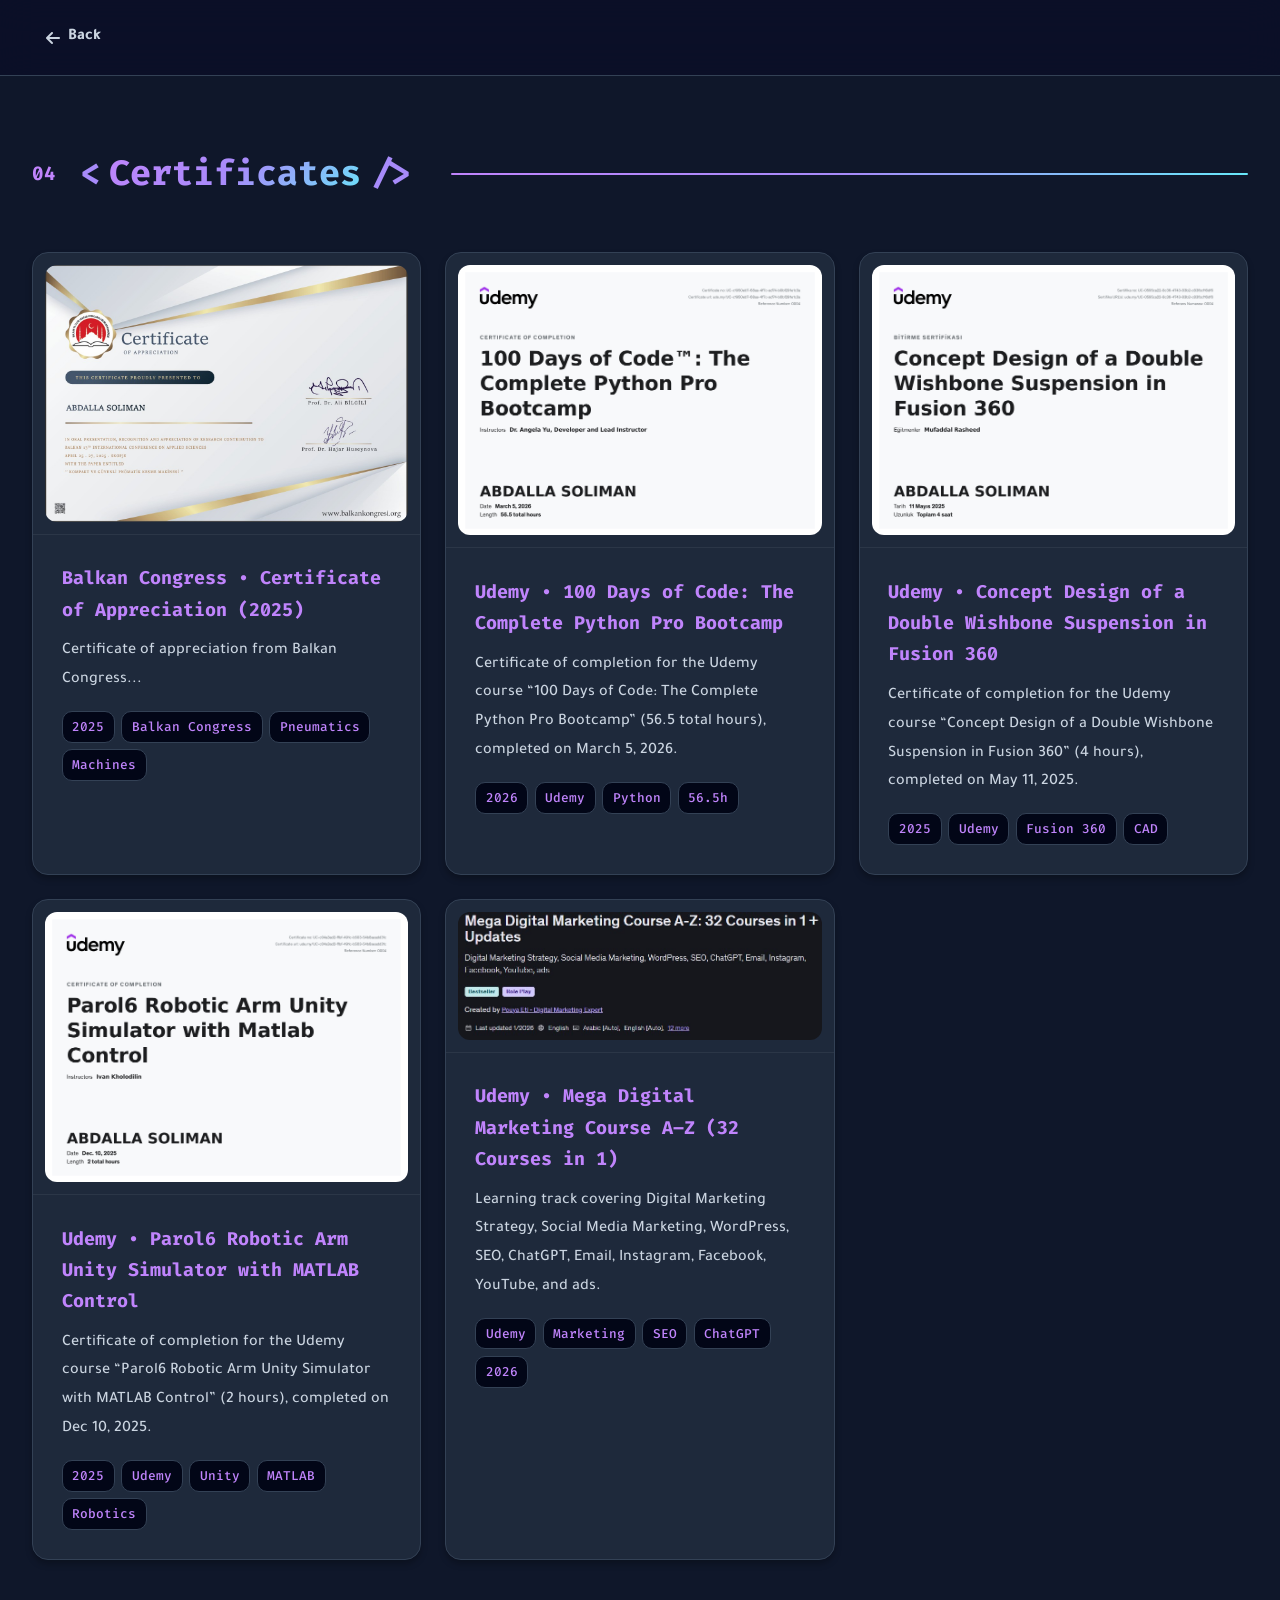
<file: certificates.html>
<!doctype html>
<html lang="en" dir="ltr">
<head>
  <meta charset="UTF-8" />
  <meta name="viewport" content="width=device-width, initial-scale=1.0" />
  <title>Certificates</title>

  <!-- نفس الفونتات -->
  <link rel="preconnect" href="https://fonts.googleapis.com">
  <link rel="preconnect" href="https://fonts.gstatic.com" crossorigin>
  <link href="https://fonts.googleapis.com/css2?family=Tajawal:wght@300;400;500;700;800;900&family=Fira+Code:wght@300;400;500;600;700&display=swap" rel="stylesheet">

  <!-- Font Awesome -->
  <link rel="stylesheet" href="https://cdnjs.cloudflare.com/ajax/libs/font-awesome/6.4.0/css/all.min.css">

  <!-- نفس الستايل -->
  <link rel="stylesheet" href="./style.css" />
</head>

<body class="body-main" data-theme="dark" data-lang="en" data-dir="ltr">

  <header class="main-header scrolled">
    <nav class="nav-container">
      <a href="./index.html" class="nav-link active" style="text-decoration:none;">
        <i class="fas fa-arrow-left"></i>
        <span data-text-en="Back" data-text-ar="رجوع" data-text-tr="Geri" data-text-de="Zurück">Back</span>
      </a>
    </nav>
  </header>

  <main class="main-content">
    <section class="section certificates-section" id="certificates">
      <div class="section-container">
        <div class="section-header">
          <span class="section-number">04</span>
          <h2 class="section-title">
            <span class="title-bracket">&lt;</span>
            <span class="title-text"
                  data-text-en="Certificates"
                  data-text-ar="الشهادات"
                  data-text-tr="Sertifikalar"
                  data-text-de="Zertifikate">Certificates</span>
            <span class="title-bracket">/&gt;</span>
          </h2>
          <div class="section-line"></div>
        </div>

        <div class="certs-grid">
                  <!-- 1 | Balkan Congress Certificate -->
          <div class="cert-card">
            <div class="cert-image">
              <img
                src="./certificate/balkan/cover.jpg"
                alt="Balkan Congress Certificate - Pneumatic Cutting Machine"
                loading="lazy"
              />
            </div>

            <div class="cert-content">
              <h3 class="cert-title"
                  data-text-en="Balkan Congress • Certificate of Appreciation (2025)"
                  data-text-ar="بالكان كونغرس • شهادة تقدير (2025)"
                  data-text-tr="Balkan Kongresi • Takdir Sertifikası (2025)"
                  data-text-de="Balkan Kongress • Anerkennungszertifikat (2025)">
                Balkan Congress • Certificate of Appreciation (2025)
              </h3>

              <p class="cert-desc"
                data-text-en="Certificate of appreciation for presenting a research contribution at Balkan 13th International Conference on Applied Sciences (Skopje, April 25–27, 2025). The work was related to a compact and safe pneumatic cutting machine project."
                data-text-ar="شهادة تقدير من Balkan Kongresi لتقديم مساهمة بحثية في المؤتمر الدولي الثالث عشر للعلوم التطبيقية (سكوبيه، 25–27 أبريل 2025). كانت عن مشروع ماكينة قطع بيونوماتيك (قسم الماكينات) بتصميم مدمج وآمن."
                data-text-tr="Balkan Kongresi'nden, 13. Uluslararası Uygulamalı Bilimler Konferansı'nda (Üsküp, 25–27 Nisan 2025) sunulan araştırma katkısı için takdir sertifikası. Çalışma, kompakt ve güvenli pnömatik kesme makinesi projesi ile ilgilidir."
                data-text-de="Anerkennungszertifikat für einen Forschungsbeitrag auf der Balkan 13th International Conference on Applied Sciences (Skopje, 25.–27. April 2025). Die Arbeit bezieht sich auf ein kompaktes und sicheres pneumatisches Schneidmaschinenprojekt.">
               Certificate of appreciation from Balkan Congress...
              </p>

              <div class="cert-tags">
                <span class="tag">2025</span>
                <span class="tag">Balkan Congress</span>
                <span class="tag">Pneumatics</span>
                <span class="tag">Machines</span>
              </div>
            </div>
          </div>

          <!-- 2 -->
                    <!-- 2 | Udemy Python Bootcamp -->
          <div class="cert-card">
            <div class="cert-image">
              <img
                src="./certificate/code/cover.jpg"
                alt="Udemy Certificate - 100 Days of Code: The Complete Python Pro Bootcamp"
                loading="lazy"
              />
            </div>

            <div class="cert-content">
              <h3 class="cert-title"
                  data-text-en="Udemy • 100 Days of Code: The Complete Python Pro Bootcamp"
                  data-text-ar="Udemy • 100 Days of Code: دورة بايثون برو الكاملة"
                  data-text-tr="Udemy • 100 Days of Code: Python Pro Bootcamp"
                  data-text-de="Udemy • 100 Days of Code: Python Pro Bootcamp">
                Udemy • 100 Days of Code: The Complete Python Pro Bootcamp
              </h3>

              <p class="cert-desc"
                data-text-en="Certificate of completion for the Udemy course “100 Days of Code: The Complete Python Pro Bootcamp” (56.5 total hours), completed on March 5, 2026."
                data-text-ar="شهادة إتمام من Udemy لدورة “100 Days of Code: The Complete Python Pro Bootcamp” بمدة 56.5 ساعة، بتاريخ 5 مارس 2026."
                data-text-tr="Udemy “100 Days of Code: The Complete Python Pro Bootcamp” kursu bitirme sertifikası (toplam 56.5 saat), 5 Mart 2026."
                data-text-de="Abschlusszertifikat für den Udemy-Kurs „100 Days of Code: The Complete Python Pro Bootcamp“ (56,5 Stunden), abgeschlossen am 5. März 2026.">
                Certificate of completion for the Udemy course “100 Days of Code: The Complete Python Pro Bootcamp” (56.5 total hours), completed on March 5, 2026.
              </p>

              <div class="cert-tags">
                <span class="tag">2026</span>
                <span class="tag">Udemy</span>
                <span class="tag">Python</span>
                <span class="tag">56.5h</span>
              </div>
            </div>
          </div>
          <!-- 3 -->
         <!-- 3 | Fusion 360 Wishbone Suspension -->
          <div class="cert-card">
            <div class="cert-image">
              <img
                src="./certificate/design/cover.jpg"
                alt="Udemy Certificate - Concept Design of a Double Wishbone Suspension in Fusion 360"
                loading="lazy"
              />
            </div>

            <div class="cert-content">
              <h3 class="cert-title"
                  data-text-en="Udemy • Concept Design of a Double Wishbone Suspension in Fusion 360"
                  data-text-ar="Udemy • تصميم مبدئي لتعليق Double Wishbone باستخدام Fusion 360"
                  data-text-tr="Udemy • Fusion 360 ile Double Wishbone Süspansiyon Konsept Tasarımı"
                  data-text-de="Udemy • Konzeptdesign einer Double-Wishbone-Aufhängung in Fusion 360">
                Udemy • Concept Design of a Double Wishbone Suspension in Fusion 360
              </h3>

              <p class="cert-desc"
                data-text-en="Certificate of completion for the Udemy course “Concept Design of a Double Wishbone Suspension in Fusion 360” (4 hours), completed on May 11, 2025. Instructor: Mufaddal Rasheed."
                data-text-ar="شهادة إتمام من Udemy لدورة “Concept Design of a Double Wishbone Suspension in Fusion 360” بمدة 4 ساعات، بتاريخ 11 مايو 2025. المدرّس: Mufaddal Rasheed."
                data-text-tr="Udemy “Concept Design of a Double Wishbone Suspension in Fusion 360” kursu bitirme sertifikası (4 saat), 11 Mayıs 2025. Eğitmen: Mufaddal Rasheed."
                data-text-de="Abschlusszertifikat für den Udemy-Kurs „Concept Design of a Double Wishbone Suspension in Fusion 360“ (4 Stunden), abgeschlossen am 11. Mai 2025. Dozent: Mufaddal Rasheed.">
                Certificate of completion for the Udemy course “Concept Design of a Double Wishbone Suspension in Fusion 360” (4 hours), completed on May 11, 2025.
              </p>

              <div class="cert-tags">
                <span class="tag">2025</span>
                <span class="tag">Udemy</span>
                <span class="tag">Fusion 360</span>
                <span class="tag">CAD</span>
              </div>
            </div>
          </div>
          <!-- 4 -->
          <!-- 5 | Parol6 Robotic Arm Unity Simulator -->
          <div class="cert-card">
            <div class="cert-image">
              <img
                src="./certificate/robotic/cover.jpg"
                alt="Udemy Certificate - Parol6 Robotic Arm Unity Simulator with Matlab Control"
                loading="lazy"
              />
            </div>

            <div class="cert-content">
              <h3 class="cert-title"
                  data-text-en="Udemy • Parol6 Robotic Arm Unity Simulator with MATLAB Control"
                  data-text-ar="Udemy • محاكاة ذراع Parol6 على Unity مع تحكم MATLAB"
                  data-text-tr="Udemy • MATLAB Kontrolü ile Parol6 Robot Kol Unity Simülatörü"
                  data-text-de="Udemy • Parol6 Roboterarm Unity-Simulator mit MATLAB-Steuerung">
                Udemy • Parol6 Robotic Arm Unity Simulator with MATLAB Control
              </h3>

              <p class="cert-desc"
                data-text-en="Certificate of completion for the Udemy course “Parol6 Robotic Arm Unity Simulator with MATLAB Control” (2 hours), completed on Dec 10, 2025. Instructor: Ivan KholodilIN."
                data-text-ar="شهادة إتمام من Udemy لدورة “Parol6 Robotic Arm Unity Simulator with MATLAB Control” بمدة ساعتين، بتاريخ 10 ديسمبر 2025. المدرّس: Ivan Kholodilin."
                data-text-tr="Udemy “Parol6 Robotic Arm Unity Simulator with MATLAB Control” kursu bitirme sertifikası (2 saat), 10 Aralık 2025. Eğitmen: Ivan Kholodilin."
                data-text-de="Abschlusszertifikat für den Udemy-Kurs „Parol6 Robotic Arm Unity Simulator with MATLAB Control“ (2 Stunden), abgeschlossen am 10. Dezember 2025. Dozent: Ivan Kholodilin.">
                Certificate of completion for the Udemy course “Parol6 Robotic Arm Unity Simulator with MATLAB Control” (2 hours), completed on Dec 10, 2025.
              </p>

              <div class="cert-tags">
                <span class="tag">2025</span>
                <span class="tag">Udemy</span>
                <span class="tag">Unity</span>
                <span class="tag">MATLAB</span>
                <span class="tag">Robotics</span>
              </div>
            </div>
          </div>

          <!-- 5 -->
           <!-- Learning 5 | Udemy Digital Marketing -->
          <div class="cert-card">
            <div class="cert-image">
              <img
                src="./certificate/Marketing/cover.jpg"
                alt="Udemy Course - Mega Digital Marketing Course A-Z"
                loading="lazy"
              />
            </div>

            <div class="cert-content">
              <h3 class="cert-title"
                  data-text-en="Udemy • Mega Digital Marketing Course A–Z (32 Courses in 1)"
                  data-text-ar="Udemy • كورس التسويق الرقمي الشامل A–Z (32 كورس في كورس واحد)"
                  data-text-tr="Udemy • Mega Dijital Pazarlama Kursu A–Z (1'de 32 Kurs)"
                  data-text-de="Udemy • Mega Digital Marketing Kurs A–Z (32 Kurse in 1)">
                Udemy • Mega Digital Marketing Course A–Z (32 Courses in 1)
              </h3>

              <p class="cert-desc"
                data-text-en="Learning track covering Digital Marketing Strategy, Social Media Marketing, WordPress, SEO, ChatGPT, Email Marketing, Instagram, Facebook, YouTube, and ads. Last updated: Jan 2026."
                data-text-ar="مسار تعلم يشمل: استراتيجية التسويق الرقمي، التسويق عبر السوشيال ميديا، WordPress، SEO، ChatGPT، التسويق عبر البريد، Instagram، Facebook، YouTube والإعلانات. آخر تحديث: يناير 2026."
                data-text-tr="Dijital pazarlama stratejisi, sosyal medya pazarlaması, WordPress, SEO, ChatGPT, e-posta pazarlaması, Instagram, Facebook, YouTube ve reklamlar konularını kapsayan öğrenme مسار. Son güncelleme: Ocak 2026."
                data-text-de="Lerninhalte: Digital Marketing Strategy, Social Media Marketing, WordPress, SEO, ChatGPT, E-Mail Marketing, Instagram, Facebook, YouTube und Ads. Letztes Update: Jan 2026.">
                Learning track covering Digital Marketing Strategy, Social Media Marketing, WordPress, SEO, ChatGPT, Email, Instagram, Facebook, YouTube, and ads.
              </p>

              <div class="cert-tags">
                <span class="tag">Udemy</span>
                <span class="tag">Marketing</span>
                <span class="tag">SEO</span>
                <span class="tag">ChatGPT</span>
                <span class="tag">2026</span>
              </div>
            </div>
          </div>
        </div>

      </div>
    </section>
  </main>

  <script src="./main.js"></script>
</body>
</html>
</file>
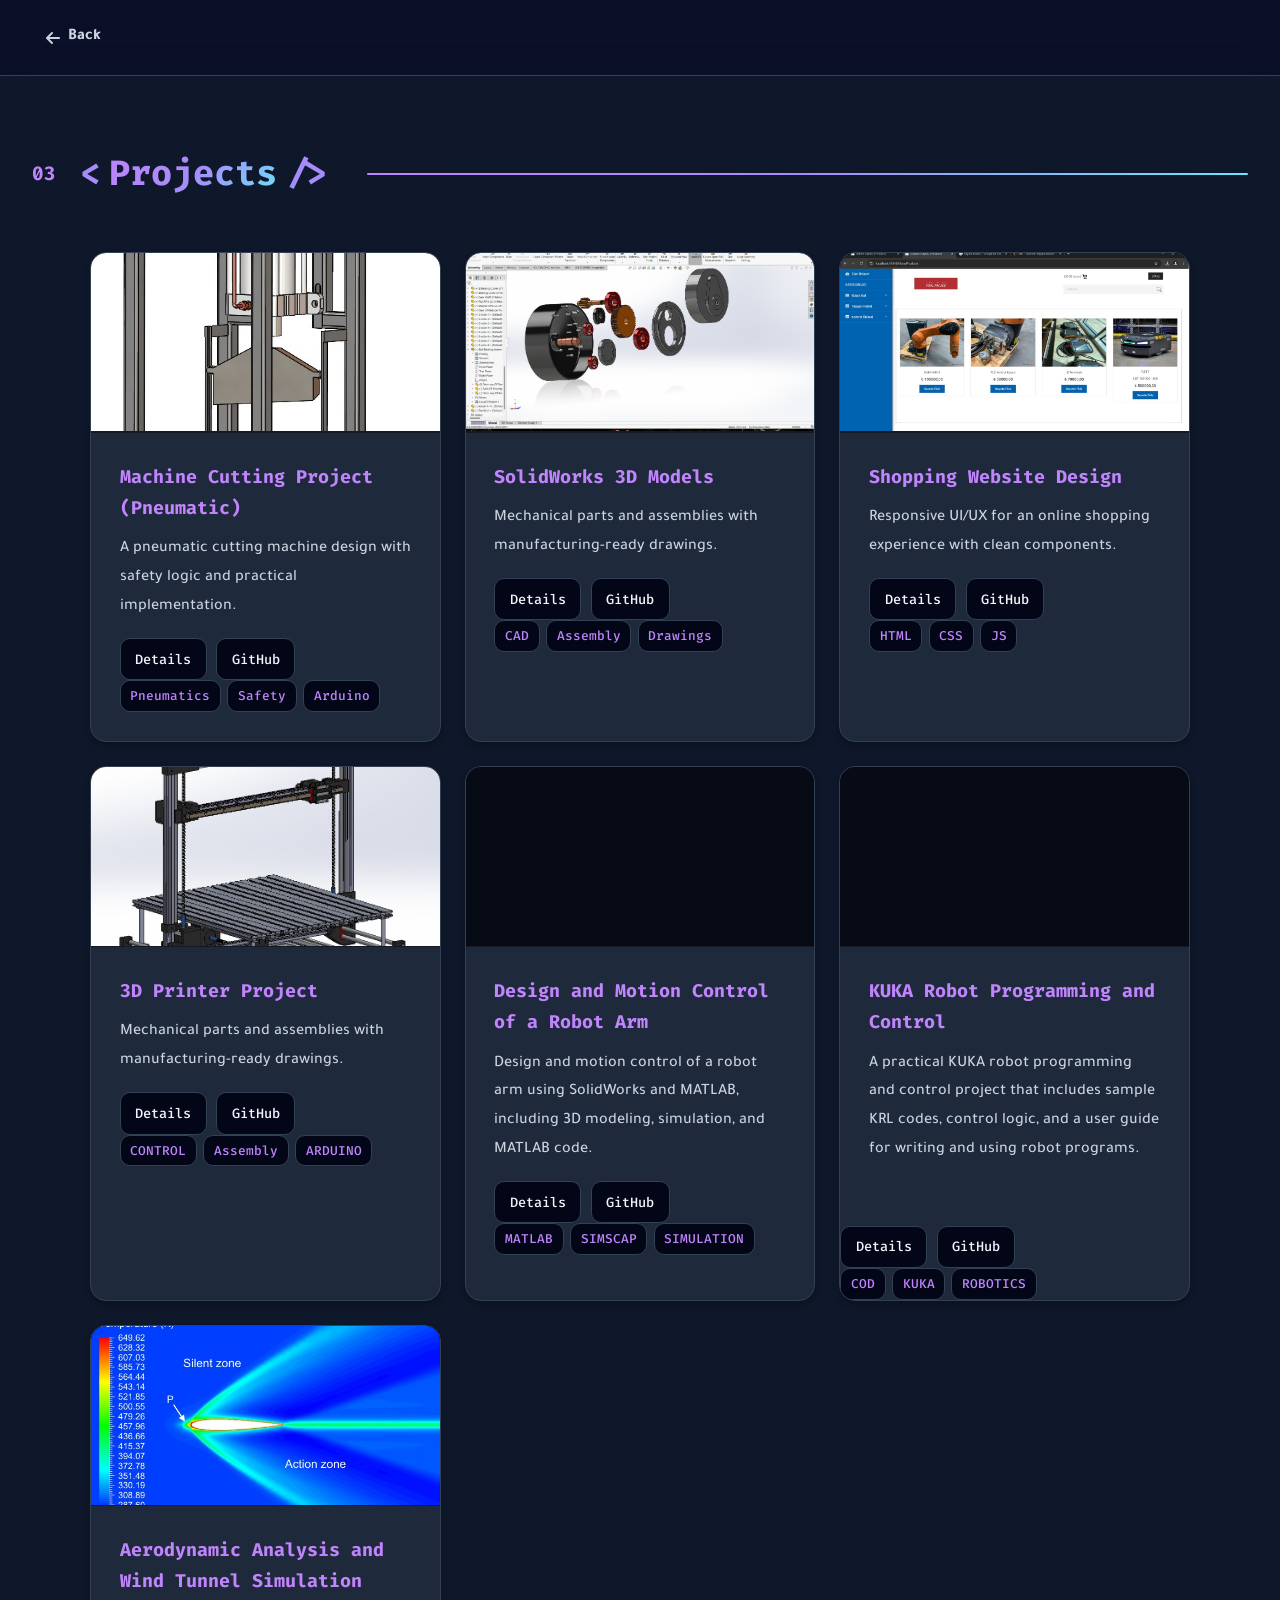
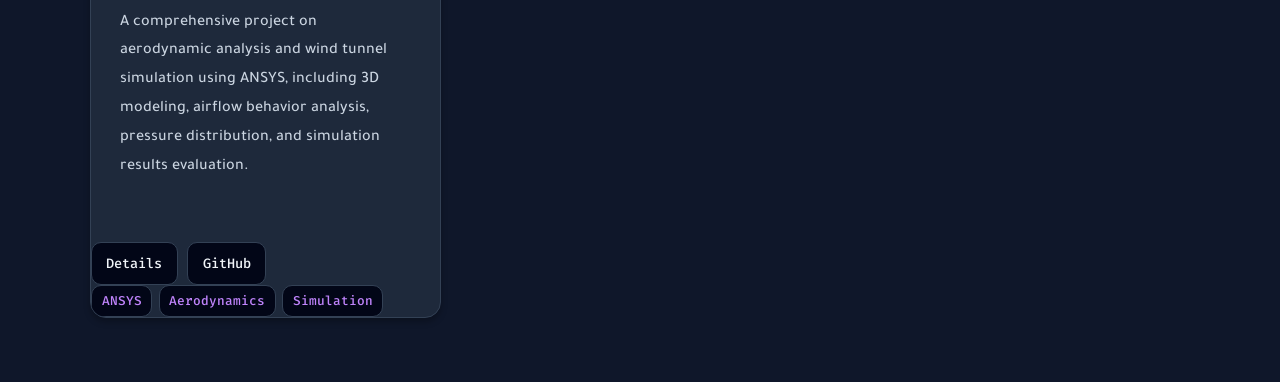
<file: projects.html>
<!doctype html>
<html lang="en" dir="ltr">
<head>
  <meta charset="UTF-8" />
  <meta name="viewport" content="width=device-width, initial-scale=1.0" />
  <title>Projects</title>

  <!-- Fonts (مثل صفحة index) -->
  <link rel="preconnect" href="https://fonts.googleapis.com">
  <link rel="preconnect" href="https://fonts.gstatic.com" crossorigin>
  <link href="https://fonts.googleapis.com/css2?family=Tajawal:wght@300;400;500;700;800;900&family=Fira+Code:wght@300;400;500;600;700&display=swap" rel="stylesheet">

  <!-- Font Awesome -->
  <link rel="stylesheet" href="https://cdnjs.cloudflare.com/ajax/libs/font-awesome/6.4.0/css/all.min.css">

  <!-- ✅ CSS file is in the same folder -->
  <link rel="stylesheet" href="./style.css" />
</head>

<body class="body-main" data-theme="dark" data-lang="en" data-dir="ltr">

  <header class="main-header scrolled">
    <nav class="nav-container">
      <a href="./index.html" class="nav-link active" style="text-decoration:none;">
        <i class="fas fa-arrow-left"></i>
        <span
          data-text-en="Back"
          data-text-ar="رجوع"
          data-text-tr="Geri"
          data-text-de="Zurück">Back</span>
      </a>
    </nav>
  </header>

  <main class="main-content">
    <section class="section projects-section" id="projects">
      <div class="section-container">
        <div class="section-header">
          <span class="section-number">03</span>
          <h2 class="section-title">
            <span class="title-bracket">&lt;</span>
            <span class="title-text"
                  data-text-en="Projects"
                  data-text-ar="المشاريع"
                  data-text-tr="Projeler"
                  data-text-de="Projekte">Projects</span>
            <span class="title-bracket">/&gt;</span>
          </h2>
          <div class="section-line"></div>
        </div>

        <div class="projects-grid">
          <!-- 1 -->
          <div class="project-card">
            <div class="project-image">
              <div class="project-image">
                <img src="./projects/Pneumatic/cover.jpg" alt="Pneumatic Cutting Machine Project">
              </div>
            </div>
            <div class="project-content">
              <h3 class="project-title"
                  data-text-en="Cutting Machine Project (Pneumatic)"
                  data-text-ar="مشروع آلة قطع (نيوماتيك)"
                  data-text-tr="Pnömatik Kesme Makinesi Projesi"
                  data-text-de="Schneidmaschine (Pneumatik)">
                Machine Cutting Project (Pneumatic)
              </h3>
               
              <p class="project-description"
                 data-text-en="A pneumatic cutting machine design with safety logic and practical implementation."
                 data-text-ar="تصميم آلة قطع هوائية مع منطق أمان وتطبيق عملي."
                 data-text-tr="Güvenlik mantığı ve pratik uygulama ile pnömatik kesme makinesi tasarımı."
                 data-text-de="Pneumatische Schneidmaschine mit Sicherheitslogik und praktischer Umsetzung.">
                A pneumatic cutting machine design with safety logic and practical implementation.
              </p>
                <div class="project-actions">
                   <a class="project-btn" href="./project-pneumatic.html">Details</a>
                   <a class="project-btn" href="https://github.com/USERNAME/pneumatic-project" target="_blank" rel="noopener">GitHub</a>
                </div>
              <div class="project-tags">
                <span class="tag">Pneumatics</span>
                <span class="tag">Safety</span>
                <span class="tag">Arduino</span>
              </div>
            </div>
          </div>

          <!-- 2 -->
          <div class="project-card">
            <div class="project-image">
             <div class="project-image">
                <img src="./projects/SolidWorks/cover.jpg" alt="SolidWorks 3D Models">
              </div>
            </div>
            <div class="project-content">
              <h3 class="project-title"
                  data-text-en="SolidWorks 3D Models"
                  data-text-ar="نماذج SolidWorks ثلاثية الأبعاد"
                  data-text-tr="SolidWorks 3D Modeller"
                  data-text-de="SolidWorks 3D-Modelle">
                SolidWorks 3D Models
              </h3>

              <p class="project-description"
                 data-text-en="Mechanical parts and assemblies with manufacturing-ready drawings."
                 data-text-ar="أجزاء وتجميعات ميكانيكية مع رسومات جاهزة للتصنيع."
                 data-text-tr="Üretime hazır teknik resimlerle mekanik parçalar ve montajlar."
                 data-text-de="Mechanische Teile und Baugruppen mit fertigungsreifen Zeichnungen.">
                Mechanical parts and assemblies with manufacturing-ready drawings.
              </p>
                <div class="project-actions">
                   <a class="project-btn" href="./project-solidworks.html">Details</a>
                   <a class="project-btn" href="https://github.com/USERNAME/solidworks-project" target="_blank" rel="noopener">GitHub</a>
                </div>
              <div class="project-tags">
                <span class="tag">CAD</span>
                <span class="tag">Assembly</span>
                <span class="tag">Drawings</span>
              </div>
            </div>
          </div>

          <!-- 3 -->
          <div class="project-card">
            <div class="project-image">
               <div class="project-image">
                <img src="./projects/Shopping_Website/cover.jpg" alt="Shopping Website Design">
              </div>
            </div>
            <div class="project-content">
              <h3 class="project-title"
                  data-text-en="Shopping Website Design"
                  data-text-ar="تصميم موقع تسوق"
                  data-text-tr="Alışveriş Sitesi Tasarımı"
                  data-text-de="Shopping-Website Design">
                Shopping Website Design
              </h3>

              <p class="project-description"
                 data-text-en="Responsive UI/UX for an online shopping experience with clean components."
                 data-text-ar="واجهة متجاوبة لتجربة تسوق إلكترونية بمكونات نظيفة."
                 data-text-tr="Temiz bileşenlerle çevrimiçi alışveriş için duyarlı UI/UX."
                 data-text-de="Responsives UI/UX für ein Online-Shopping-Erlebnis mit sauberen Komponenten.">
                Responsive UI/UX for an online shopping experience with clean components.
              </p>
              <div class="project-actions">
                <a class="project-btn" href="./project-shopping.html">Details</a>
                <a class="project-btn" href="https://github.com/USERNAME/shopping-project" target="_blank" rel="noopener">GitHub</a>
             </div>
              <div class="project-tags">
                <span class="tag">HTML</span>
                <span class="tag">CSS</span>
                <span class="tag">JS</span>
              </div>
            </div>
          </div>
          <!--4--> 
          <div class="project-card">
            <div class="project-image">
              <div class="project-image">
                <img src="./projects/3D_Printer/cover.jpg" alt="3D Printer Project">
              </div>
            </div>
            <div class="project-content">
              <h3 class="project-title"
                  data-text-en="3D Printer Project"
                  data-text-ar="مشروع طابعات ثلاثية الأبعاد"
                  data-text-tr="3D Yazıcı Projesi"
                  data-text-de="3D-Drucker-Projekt">
                3D Printer Project
              </h3>

              <p class="project-description"
                 data-text-en="Mechanical parts and assemblies with manufacturing-ready drawings."
                 data-text-ar="أجزاء وتجميعات ميكانيكية مع رسومات جاهزة للتصنيع."
                 data-text-tr="Üretime hazır teknik resimlerle mekanik parçalar ve montajlar."
                 data-text-de="Mechanische Teile und Baugruppen mit fertigungsreifen Zeichnungen.">
                Mechanical parts and assemblies with manufacturing-ready drawings.
              </p>
                <div class="project-actions">
                   <a class="project-btn" href="./project-3d-printer.html">Details</a>
                   <a class="project-btn" href="https://github.com/USERNAME/3d-printer-project" target="_blank" rel="noopener">GitHub</a>
                </div>
              <div class="project-tags">
                <span class="tag">CONTROL</span>
                <span class="tag">Assembly</span>
                <span class="tag">ARDUINO</span>
              </div>
            </div>
          </div>
          <!--5-->
          <div class="project-card">
            <div class="project-image">
              <video autoplay muted loop playsinline preload="metadata">
                <source src="./projects/Robot_Arm/preview.mp4" type="video/mp4">
              </video>
            </div>
            <div class="project-content">
              <h3 class="project-title"
                  data-text-en="Design and Motion Control of a Robot Arm Using SolidWorks & MATLAB"
                  data-text-ar="تصميم و تحريك ذراع ربوت باستخدام SolidWorks & Matlab "
                  data-text-tr="SolidWorks ve MATLAB Kullanarak Robot Kolunun Tasarımı ve Hareket Kontrolü"
                  data-text-de="Entwurf und Bewegungssteuerung eines Roboterarms mit SolidWorks und MATLAB">
                Design and Motion Control of a Robot Arm
              </h3>

              <p class="project-description"
                 data-text-en="Design and motion control of a robot arm using SolidWorks and MATLAB, including 3D modeling, simulation,SIMSCAP and MATLAB code."
                 data-text-ar="تصميم والتحكم SIMSCAP الحركي لذراع روبوت باستخدام SolidWorks وMATLAB، بما يشمل النمذجة ثلاثية الأبعاد، والمحاكاة، وأكواد MATLAB."
                 data-text-tr="SolidWorks ve MATLAB kullanarak bir robot kolunun tasarımı ve hareket kontrolü; 3B modelleme, simülasyon, SIMSCAP ve MATLAB kodlarını içerir."
                 data-text-de="Entwurf und Bewegungssteuerung eines Roboterarms mit SolidWorks und MATLAB, einschließlich 3D-Modellierung, Simulation und MATLAB-Code.">
               Design and motion control of a robot arm using SolidWorks and MATLAB, including 3D modeling, simulation, and MATLAB code.
              </p>
                <div class="project-actions">
                   <a class="project-btn" href="./project-solidworks.html">Details</a>
                   <a class="project-btn" href="https://github.com/USERNAME/solidworks-project" target="_blank" rel="noopener">GitHub</a>
                </div>
              <div class="project-tags">
                <span class="tag">MATLAB</span>
                <span class="tag">SIMSCAP</span>
                <span class="tag">SIMULATION</span>
              </div>
            </div>
          </div>

          <!--6-->
          <div class="project-card">
            <div class="project-image">
              <video autoplay muted loop playsinline preload="metadata">
                <source src="./projects/KUKA_Robot/preview.mp4" type="video/mp4">
                Your browser does not support the video tag.
              </video>
            </div>
            <div class="project-content">
              <h3 class="project-title"
                data-text-en="KUKA Robot Programming and Control: Sample & professional Codes and User Guide"
                data-text-ar="برمجة والتحكم بروبوت KUKA: أكواد نموذجية ودليل الاستخدام وكيفية كتابة الكود"
                data-text-tr="KUKA ROBOT PROGRAMLAMA VE KONTROLÜ ÖRNEK KODLAR VE KULLANMA TALİMATI KOD NASIL YAZILIR"
                data-text-de="KUKA-Roboterprogrammierung und -Steuerung: Beispielcodes und Benutzeranleitung">
                KUKA Robot Programming and Control
              </h3>

              <p class="project-description"
                data-text-en="A practical KUKA robot programming and control project that includes sample KRL codes, control logic, and a user guide for writing and using robot programs."
                data-text-ar="مشروع عملي لبرمجة والتحكم بروبوت KUKA يتضمن أكواد KRL نموذجية، ومنطق التحكم، ودليل استخدام لشرح كيفية كتابة برامج الروبوت وتشغيلها."
                data-text-tr="KUKA robot programlama ve kontrolüne yönelik pratik bir proje; örnek KRL kodları, kontrol mantığı ve robot programlarının nasıl yazılıp kullanılacağını anlatan bir kullanım kılavuzu içerir."
                data-text-de="Ein praxisorientiertes Projekt zur KUKA-Roboterprogrammierung und -steuerung mit Beispiel-KRL-Codes, Steuerungslogik und einer Anleitung zum Schreiben und Verwenden von Roboterprogrammen.">
                A practical KUKA robot programming and control project that includes sample KRL codes, control logic, and a user guide for writing and using robot programs.
              </p>
            </div>
                <div class="project-actions">
                   <a class="project-btn" href="./project-solidworks.html">Details</a>
                   <a class="project-btn" href="https://github.com/USERNAME/solidworks-project" target="_blank" rel="noopener">GitHub</a>
                </div>
              <div class="project-tags">
                <span class="tag">COD</span>
                <span class="tag">KUKA</span>
                <span class="tag">ROBOTICS</span>
              </div>
          </div>

            <!-- 7 -->
          <div class="project-card">  
              <div class="project-image">
                <div class="project-image">
                 <img src="./projects/Aerodynamic_Analysis/cover.jpg" alt="Aerodynamic Analysis Project">
                </div>
              </div>
              <div class="project-content">

                <h3 class="project-title"
                    data-text-en="Aerodynamic Analysis and Wind Tunnel Simulation Using ANSYS"
                    data-text-ar="تحليل الديناميكا الهوائية ومحاكاة نفق الرياح باستخدام ANSYS"
                    data-text-tr="ANSYS kullanarak Aerodinamik Analiz ve Rüzgar Tüneli Simülasyonu"
                    data-text-de="Aerodynamische Analyse und Windkanalsimulation mit ANSYS">
                  Aerodynamic Analysis and Wind Tunnel Simulation
                </h3>

                <p class="project-description"
                  data-text-en="A comprehensive project on aerodynamic analysis and wind tunnel simulation using ANSYS, including 3D modeling, airflow behavior analysis, pressure distribution, and simulation results evaluation."
                  data-text-ar="مشروع شامل حول تحليل الديناميكا الهوائية ومحاكاة نفق الرياح باستخدام ANSYS، ويتضمن النمذجة ثلاثية الأبعاد، وتحليل سلوك تدفق الهواء، وتوزيع الضغط، وتقييم نتائج المحاكاة."
                  data-text-tr="ANSYS kullanarak aerodinamik analiz ve rüzgar tüneli simülasyonuna yönelik kapsamlı bir proje; 3B modelleme, hava akışı davranışı analizi, basınç dağılımı ve simülasyon sonuçlarının değerlendirilmesini içerir."
                  data-text-de="Ein umfassendes Projekt zur aerodynamischen Analyse und Windkanalsimulation mit ANSYS, einschließlich 3D-Modellierung, Analyse des Luftströmungsverhaltens, Druckverteilung und Auswertung der Simulationsergebnisse.">
                  A comprehensive project on aerodynamic analysis and wind tunnel simulation using ANSYS, including 3D modeling, airflow behavior analysis, pressure distribution, and simulation results evaluation.
                </p>
             </div>
                <div class="project-actions">
                   <a class="project-btn" href="./project-solidworks.html">Details</a>
                   <a class="project-btn" href="https://github.com/USERNAME/solidworks-project" target="_blank" rel="noopener">GitHub</a>
                </div>
              <div class="project-tags">
                <span class="tag">ANSYS</span>
                <span class="tag">Aerodynamics</span>
                <span class="tag">Simulation</span>
              </div>
            </div>

           

          
        </div><!-- /projects-grid -->
      </div><!-- /section-container -->
    </section>
  </main>

  <!-- ✅ JS file is in the same folder -->
  <script src="./main.js"></script>
</body>
</html>
</file>
<file: style.css>
:root {
  --primary: #c084fc;
  --secondary: #a78bfa;
  --accent: #fbbf24;
  --cyan: #67e8f9;
  --green: #86efac;

  --bg-dark: #0f172a;
  --bg-darker: #020617;
  --bg-card: #1e293b;
  --bg-hover: #334155;
  --border: #334155;

  --text-primary: #f1f5f9;
  --text-secondary: #cbd5e1;
  --text-muted: #94a3b8;

  --gradient-1: linear-gradient(135deg, #c084fc 0%, #a78bfa 50%, #67e8f9 100%);
  --shadow-md: 0 4px 6px rgba(0,0,0,0.25);
  --shadow-lg: 0 10px 15px rgba(0,0,0,0.35);

  --transition: 0.2s cubic-bezier(0.4, 0, 0.2, 1);
  --transition-smooth: 0.25s cubic-bezier(0.25, 0.46, 0.45, 0.94);

  --font-primary: 'Tajawal', sans-serif;
  --font-code: 'Fira Code', monospace;
}

[data-theme="light"] {
  --bg-dark: #ffffff;
  --bg-darker: #f8fafc;
  --bg-card: #ffffff;
  --bg-hover: #f1f5f9;
  --border: #e5e7eb;

  --text-primary: #111827;
  --text-secondary: #374151;
  --text-muted: #6b7280;
}

[dir="rtl"] { direction: rtl; text-align: right; }
[dir="ltr"] { direction: ltr; text-align: left; }

* { margin: 0; padding: 0; box-sizing: border-box; }
html { scroll-behavior: smooth; font-size: 16px; }
body {
  font-family: var(--font-primary);
  font-weight: 500;
  background: var(--bg-dark);
  color: var(--text-primary);
  line-height: 1.7;
  overflow-x: hidden;
  transition: background var(--transition), color var(--transition);
  -webkit-font-smoothing: antialiased;
  text-rendering: optimizeLegibility;
}
* { -webkit-tap-highlight-color: transparent; }

h1,h2,h3,h4,h5,h6 { font-weight: 800; }
img { max-width: 100%; height: auto; }

/* Loader */
.loader-screen {
  position: fixed; inset: 0;
  background: var(--bg-darker);
  display: flex; justify-content: center; align-items: center;
  z-index: 10000;
  transition: opacity .5s, visibility .5s;
}
.loader-screen.hidden { opacity: 0; visibility: hidden; }
.loader-content { text-align: center; }
.loader-code-text {
  font-family: var(--font-code);
  font-size: 1.1rem;
  color: var(--primary);
  margin-bottom: 1.5rem;
}
.code-line { display:block; margin: .5rem 0; opacity:0; transform: translateY(20px); animation: fadeInUp .5s ease forwards; }
.code-line[data-line="1"] { animation-delay: .1s;}
.code-line[data-line="2"] { animation-delay: .3s;}
.code-line[data-line="3"] { animation-delay: .5s;}
.code-line[data-line="4"] { animation-delay: .7s;}
@keyframes fadeInUp { to { opacity:1; transform: translateY(0);} }

.loader-spinner { width:60px; height:60px; border:3px solid var(--border); border-top-color: var(--primary); border-right-color: var(--cyan); border-radius:50%; animation: spin 1s linear infinite; margin:0 auto; }
@keyframes spin { to { transform: rotate(360deg);} }

.loader-progress-wrapper { width:220px; height:4px; background: var(--border); border-radius:2px; margin: 1.5rem auto; overflow:hidden; }
.loader-progress-bar { height:100%; width:0%; background: var(--gradient-1); animation: progress 2s ease forwards; box-shadow: 0 0 10px var(--primary); }
@keyframes progress { to { width: 100%; } }
.loader-percentage { font-family: var(--font-code); color: var(--primary); }

/* Header / Nav */
.main-header {
  position: fixed; top:0; left:0; width:100%;
  background: rgba(10,14,39,0.8);
  backdrop-filter: blur(18px);
  border-bottom: 1px solid var(--border);
  z-index: 1000;
  transition: all var(--transition);
}
.main-header.scrolled { background: rgba(10,14,39,0.95); box-shadow: var(--shadow-md); }
.nav-container {
  max-width: 1400px; margin: 0 auto;
  padding: 1rem 2rem;
  display: flex; justify-content: space-between; align-items: center;
}
.brand-logo {
  font-family: var(--font-code);
  font-size: 1.35rem;
  font-weight: 800;
  color: var(--primary);
  display:flex; gap:.35rem; align-items:center;
}
.logo-bracket { color: var(--secondary); }
.logo-text {
  background: var(--gradient-1);
  -webkit-background-clip:text;
  -webkit-text-fill-color: transparent;
  background-clip:text;
}

.nav-menu { display:flex; gap: 1.5rem; align-items:center; }
.nav-link {
  display:flex; gap:.5rem; align-items:center;
  color: var(--text-secondary);
  text-decoration:none;
  font-weight: 800;
  padding: .5rem .85rem;
  border-radius: 10px;
  position: relative;
  transition: all var(--transition);
}
.nav-link::before {
  content:'';
  position:absolute;
  bottom:0; left:50%;
  transform: translateX(-50%);
  width:0; height:2px;
  background: var(--gradient-1);
  transition: width var(--transition);
}
.nav-link:hover, .nav-link.active { color: var(--primary); }
.nav-link.active::before { width: 80%; }

.nav-controls { display:flex; gap: .75rem; align-items:center; }
.lang-toggle, .theme-toggle, .menu-toggle {
  background: var(--bg-card);
  border: 1px solid var(--border);
  color: var(--text-primary);
  padding: .6rem .9rem;
  border-radius: 10px;
  cursor: pointer;
  transition: all var(--transition);
  display:flex; gap:.5rem; align-items:center;
  font-size: .9rem;
}
.lang-toggle:hover, .theme-toggle:hover {
  background: var(--bg-hover);
  border-color: var(--primary);
  color: var(--primary);
}
.menu-toggle { display:none; flex-direction: column; gap: 4px; padding: .65rem; }
.menu-toggle span { width:24px; height:2px; background: var(--text-primary); transition: all var(--transition); }
.menu-toggle.active span:nth-child(1){ transform: rotate(45deg) translate(5px,5px); }
.menu-toggle.active span:nth-child(2){ opacity:0; }
.menu-toggle.active span:nth-child(3){ transform: rotate(-45deg) translate(7px,-6px); }

.main-content { margin-top: 80px; }

/* Hero */
.hero-section {
  min-height: 100vh;
  display:flex; align-items:center;
  position: relative;
  overflow:hidden;
  padding: 4rem 0;
}
.hero-background { position:absolute; inset:0; z-index:-1; }
.code-grid-bg {
  position:absolute; inset:0;
  background-image: linear-gradient(var(--primary) 1px, transparent 1px),
                    linear-gradient(90deg, var(--primary) 1px, transparent 1px);
  background-size: 50px 50px;
  opacity: 0.05;
  animation: gridMove 20s linear infinite;
}
@keyframes gridMove { 0%{ transform:translate(0,0);} 100%{ transform:translate(50px,50px);} }

.floating-particles { position:absolute; width:100%; height:100%; overflow:hidden; }
.particle {
  position:absolute;
  font-family: var(--font-code);
  font-size: 1.5rem;
  color: var(--primary);
  opacity: 0.12;
  animation: float 15s infinite ease-in-out;
}
@keyframes float {
  0%,100% { transform: translateY(100vh) rotate(0deg); opacity: 0; }
  10%,90% { opacity: .12; }
  50% { transform: translateY(-120px) rotate(180deg); opacity: .22; }
}

.hero-container {
  max-width: 1400px;
  margin: 0 auto;
  padding: 0 2rem;
  display:grid;
  grid-template-columns: 1fr 1fr;
  gap: 4rem;
  align-items:center;
  position: relative;
  z-index: 1;
}
.hero-greeting { font-family: var(--font-code); font-size: 1.1rem; color: var(--primary); display:flex; gap:.5rem; align-items:center; margin-bottom: 1rem;}
.greeting-cursor { animation: blink 1s infinite; }
@keyframes blink { 0%,50%{ opacity:1;} 51%,100%{ opacity:0;} }

.hero-name{
  font-family: var(--font-code);
  font-size: clamp(1.8rem, 6vw, 3.3rem); /* يصغر على الموبايل */
  line-height: 1.15;
  margin-bottom: 1.5rem;
  white-space: normal;      /* يمنع الاسم من النزول لسطر جديد */
}
.name-prefix { color: var(--secondary); }
.name-operator { color: var(--cyan); margin: 0 .5rem; }
.name-value {
  background: var(--gradient-1);
  -webkit-background-clip:text;
  -webkit-text-fill-color: transparent;
  background-clip:text;
}
.name-suffix { color: var(--primary); }

.hero-title { font-family: var(--font-code); font-size: 1.25rem; color: var(--cyan); margin-bottom: 1.2rem;}
.title-prefix { color: var(--text-muted); margin-inline-end: .5rem; }

.hero-description { color: var(--text-secondary); font-size: 1.05rem; line-height: 1.9; margin-bottom: 2rem; max-width: 620px; }

.hero-buttons { display:flex; gap: 1rem; flex-wrap: wrap; margin-bottom: 2rem;}
.btn {
  display:inline-flex; gap:.6rem; align-items:center; justify-content:center;
  padding: 1rem 1.6rem;
  border-radius: 14px;
  font-weight: 800;
  text-decoration:none;
  transition: all var(--transition-smooth);
  border: 2px solid transparent;
  cursor: pointer;
}
.btn-primary { background: var(--gradient-1); color: #fff; }
.btn-primary:hover { transform: translateY(-2px); box-shadow: 0 10px 25px rgba(192,132,252,0.25); }
.btn-secondary { background: transparent; color: var(--primary); border-color: var(--primary); }
.btn-secondary:hover { background: var(--primary); color: #fff; transform: translateY(-2px); box-shadow: 0 10px 25px rgba(192,132,252,0.25); }

.hero-social { display:flex; gap: 1rem; flex-wrap: wrap; }
.social-icon {
  width: 48px; height: 48px;
  display:flex; align-items:center; justify-content:center;
  border-radius: 14px;
  background: var(--bg-card);
  border: 1px solid var(--border);
  color: var(--text-secondary);
  text-decoration:none;
  transition: all var(--transition-smooth);
}
.social-icon:hover { background: var(--bg-hover); border-color: var(--primary); color: var(--primary); transform: translateY(-3px); box-shadow: 0 10px 20px rgba(192,132,252,0.15); }

.hero-image-container { position:relative; width: 380px; height: 380px; margin: 0 auto; }
.profile-image-glow {
  position:absolute; top:50%; left:50%; transform: translate(-50%,-50%);
  width: 120%; height: 120%;
  background: radial-gradient(circle, rgba(192,132,252,0.25) 0%, transparent 70%);
  border-radius: 50%;
  animation: pulse 3s ease-in-out infinite;
}
@keyframes pulse {
  0%,100% { transform: translate(-50%,-50%) scale(1); opacity:.55;}
  50% { transform: translate(-50%,-50%) scale(1.1); opacity:.85;}
}
.profile-image-frame {
  position:relative; width:100%; height:100%;
  border-radius: 50%;
  border: 4px solid var(--primary);
  box-shadow: 0 0 30px rgba(192,132,252,.25), 0 0 60px rgba(103,232,249,.10);
  overflow:hidden;
  background: var(--bg-card);
}
.profile-image { width:100%; height:100%; display:flex; align-items:center; justify-content:center; }
.profile-placeholder { font-size: 7rem; opacity: .25; color: var(--primary); }

.floating-badge {
  position:absolute;
  background: var(--bg-card);
  border: 1px solid var(--border);
  border-radius: 16px;
  padding: .9rem 1.2rem;
  display:flex; align-items:center; gap: .9rem;
  box-shadow: var(--shadow-md);
  min-width: 200px;
  transition: all var(--transition-smooth);
  animation: floatBadge 3s ease-in-out infinite;
}
.floating-badge i { font-size: 1.7rem; color: var(--primary); }
.badge-title { font-weight: 900; }
.badge-libs { font-size: .78rem; color: var(--text-secondary); }

.badge-1 { top: 8%; right: -12%; animation-delay: 0s; }
.badge-2 { bottom: 16%; right: -14%; animation-delay: 1s; }
.badge-3 { top: 48%; left: -14%; animation-delay: 2s; }

@keyframes floatBadge { 0%,100%{ transform: translateY(0);} 50%{ transform: translateY(-18px);} }
.floating-badge:hover { transform: translateY(-3px) scale(1.03); border-color: var(--primary); box-shadow: 0 12px 30px rgba(192,132,252,0.18); }

.scroll-indicator {
  position:absolute; bottom: 2.5rem; left: 50%;
  transform: translateX(-50%);
  display:flex; flex-direction:column; align-items:center; gap:.5rem;
  color: var(--text-secondary);
  font-size: .9rem;
}
.scroll-mouse { width:30px; height:50px; border: 2px solid var(--border); border-radius: 15px; display:flex; justify-content:center; padding-top: 8px;}
.scroll-wheel { width:4px; height:10px; background: var(--primary); border-radius:2px; animation: scrollWheel 2s infinite; }
@keyframes scrollWheel { 0%{ transform: translateY(0); opacity:1;} 100%{ transform: translateY(20px); opacity:0;} }

/* Sections */
.section { padding: 4rem 0; scroll-margin-top: 80px; }
.section-container { max-width: 1400px; margin: 0 auto; padding: 0 2rem; }
.section-header { display:flex; align-items:center; gap: 1.5rem; margin-bottom: 3rem; }
.section-number { font-family: var(--font-code); color: var(--primary); font-weight: 900; font-size: 1.2rem; }
.section-title { font-family: var(--font-code); font-size: 2.2rem; display:flex; gap:.5rem; align-items:center; }
.title-bracket { color: var(--secondary); }
.title-text {
  background: var(--gradient-1);
  -webkit-background-clip:text;
  -webkit-text-fill-color: transparent;
  background-clip:text;
}
.section-line { flex:1; height:2px; background: var(--gradient-1); margin-inline-start: 1rem; border-radius: 2px; }

.about-content { display:grid; grid-template-columns: 1fr 1fr; gap: 3rem; align-items: start; }
.about-text { font-size: 1.05rem; color: var(--text-secondary); line-height: 1.9; margin-bottom: 1.8rem; }

.about-stats { display:grid; grid-template-columns: repeat(3,1fr); gap: 1rem; margin-bottom: 1rem; }
.stat-item {
  text-align:center;
  padding: 1.5rem;
  background: var(--bg-card);
  border: 1px solid var(--border);
  border-radius: 14px;
  transition: all var(--transition-smooth);
}
.stat-item:hover { border-color: var(--primary); transform: translateY(-3px); box-shadow: var(--shadow-lg); }
.stat-number { font-family: var(--font-code); font-size: 2rem; color: var(--primary); font-weight: 900; }
.stat-label { color: var(--text-secondary); font-size: .9rem; }

.note-box {
  margin-top: 1rem;
  padding: 1rem 1.2rem;
  border-radius: 14px;
  background: rgba(192,132,252,0.08);
  border: 1px solid rgba(192,132,252,0.25);
  display:flex; align-items:center; gap: 0.8rem;
  color: var(--text-secondary);
}
.note-box i { color: var(--accent); }

.code-block {
  background: var(--bg-card);
  border: 1px solid var(--border);
  border-radius: 14px;
  padding: 2rem;
  font-family: var(--font-code);
  font-size: .88rem;
  line-height: 1.85;
  box-shadow: var(--shadow-md);
}
.code-line { margin: .4rem 0; }
.code-line.indent { padding-inline-start: 2rem; }
.code-keyword{ color: var(--secondary); }
.code-variable{ color: var(--cyan); }
.code-operator{ color: var(--primary); }
.code-brace, .code-bracket { color: var(--accent); }
.code-property{ color: var(--cyan); }
.code-string{ color: var(--accent); }
.code-comma, .code-semicolon { color: var(--text-muted); }

.mini-cards { display:grid; gap: 1rem; margin-top: 1.2rem; }
.mini-card {
  display:flex; gap: 1rem; align-items:center;
  padding: 1.2rem 1.2rem;
  border-radius: 14px;
  background: var(--bg-card);
  border: 1px solid var(--border);
  transition: all var(--transition-smooth);
}
.mini-card:hover { border-color: var(--primary); transform: translateY(-2px); box-shadow: var(--shadow-md); }
.mini-card i { width: 44px; height: 44px; display:flex; align-items:center; justify-content:center; border-radius: 12px; background: var(--gradient-1); color:#fff; }
.mini-title { font-family: var(--font-code); font-weight: 900; color: var(--text-primary); }
.mini-sub { color: var(--text-secondary); font-size: .95rem; }

/* Skills */
.skills-grid { display:grid; grid-template-columns: repeat(auto-fit, minmax(310px, 1fr)); gap: 1.5rem; }
.skill-category {
  background: var(--bg-card);
  border: 1px solid var(--border);
  border-radius: 16px;
  padding: 2rem;
  box-shadow: var(--shadow-md);
}
.category-title { font-family: var(--font-code); color: var(--primary); margin-bottom: 1.2rem; font-size: 1.25rem; }
.skill-items { display:flex; flex-direction: column; gap: 1.2rem; }
.skill-header { display:flex; justify-content: space-between; margin-bottom: .5rem; }
.skill-name { font-family: var(--font-code); color: var(--cyan); font-weight: 800; font-size: .92rem; }
.skill-percent { font-family: var(--font-code); color: var(--primary); font-weight: 900; font-size: .92rem; }
.skill-bar { height: 12px; border-radius: 999px; background: var(--bg-darker); border: 1px solid var(--border); overflow:hidden; }
.skill-progress { height:100%; width:0%; background: var(--gradient-1); border-radius: 999px; box-shadow: 0 0 12px rgba(192,132,252,.35); position: relative;}
.skill-progress::after {
  content:'';
  position:absolute; inset:0;
  background: linear-gradient(90deg, transparent, rgba(255,255,255,0.25), transparent);
  animation: shimmer 2s infinite;
}
@keyframes shimmer { 0%{ transform: translateX(-100%);} 100%{ transform: translateX(100%);} }

.languages-card {
  margin-top: 1.5rem;
  background: var(--bg-card);
  border: 1px solid var(--border);
  border-radius: 16px;
  padding: 2rem;
  box-shadow: var(--shadow-md);
}

.languages-title { font-family: var(--font-code); color: var(--primary); margin-bottom: 1rem; font-size: 1.25rem; }
.languages-grid { display:grid; grid-template-columns: repeat(auto-fit, minmax(240px, 1fr)); gap: .8rem; }
.lang-chip {
  padding: .9rem 1rem;
  border-radius: 14px;
  border: 1px solid var(--border);
  background: var(--bg-darker);
  display:flex; align-items:center; gap: .8rem;
  color: var(--text-secondary);
}
.lang-chip i { color: var(--accent); }
/* Language icon dropdown */
.lang-dropdown{ position: relative; }

.lang-icon-btn{
  width: 44px;
  height: 44px;
  display: inline-flex;
  align-items: center;
  justify-content: center;
  background: var(--bg-card);
  border: 1px solid var(--border);
  color: var(--text-primary);
  border-radius: 10px;
  cursor: pointer;
  transition: all var(--transition);
}

.lang-icon-btn:hover{
  background: var(--bg-hover);
  border-color: var(--primary);
  color: var(--primary);
}

.lang-menu{
  position: absolute;
  top: calc(100% + 10px);
  inset-inline-end: 0;
  min-width: 200px;
  background: var(--bg-card);
  border: 1px solid var(--border);
  border-radius: 12px;
  box-shadow: var(--shadow-lg);
  padding: .4rem;
  display: none;
  z-index: 3000;
}

.lang-menu.open{ display: block; }

.lang-option{
  width: 100%;
  background: transparent;
  border: 0;
  color: var(--text-primary);
  padding: .7rem .75rem;
  border-radius: 10px;
  cursor: pointer;
  display: flex;
  align-items: center;
  gap: .8rem;
  transition: all var(--transition-fast);
  text-align: start;
}

.lang-option:hover{
  background: var(--bg-hover);
  color: var(--primary);
}

.lang-option.active{
  background: rgba(192,132,252,0.12);
  border: 1px solid rgba(192,132,252,0.35);
  color: var(--primary);
}

.lang-code{
  width: 34px;
  height: 28px;
  display: inline-flex;
  align-items: center;
  justify-content: center;
  border-radius: 8px;
  background: var(--bg-darker);
  border: 1px solid var(--border);
  font-family: var(--font-code);
  font-weight: 800;
  color: var(--text-secondary);
}

.lang-option:hover .lang-code{
  border-color: var(--primary);
  color: var(--primary);
}

.lang-name{
  font-weight: 700;
}
/* =========================
   Projects cards
   ========================= */
.projects-grid{
  display: grid;
  grid-template-columns: repeat(auto-fit, minmax(320px, 1fr));
  gap: 1.5rem;
  justify-content: center;
  margin: 0 auto;
  max-width: 1100px;
}

.project-card{
  display: block;               /* مهم لأن الكارد <a> */
  text-decoration: none;
  color: inherit;
  min-height: 420px; 
  background: var(--bg-card);
  border: 1px solid var(--border);
  border-radius: 16px;
  overflow: hidden;
  cursor: pointer;
  box-shadow: var(--shadow-md);
  transition: all var(--transition-smooth);
}

.project-card:hover{
  transform: translateY(-5px);
  border-color: var(--primary);
  box-shadow: 0 18px 35px rgba(0,0,0,0.35);
}

.project-placeholder{
  font-size: 3.5rem;
  color: var(--primary);
  opacity: 0.28;
}

.project-content{ padding: 1.8rem; }

.project-title{
  font-family: var(--font-code);
  font-size: 1.15rem;
  color: var(--primary);
  margin-bottom: 0.7rem;
}

.project-description{
  color: var(--text-secondary);
  margin-bottom: 1rem;
  line-height: 1.8;
}

.project-tags{
  display: flex;
  flex-wrap: wrap;
  gap: 0.4rem;
}

.tag{
  display: inline-flex;
  background: var(--bg-darker);
  border: 1px solid var(--border);
  color: var(--primary);
  padding: 0.25rem 0.6rem;
  border-radius: 10px;
  font-family: var(--font-code);
  font-size: 0.8rem;
}
.project-image {
  width: 100%;
  height: 180px;
  background: #070b16;
  border-bottom: 1px solid rgba(255,255,255,0.06);
  overflow: hidden;
  display: flex;
  align-items: center;
  justify-content: center;
}

.project-image img,
.project-image video {
  width: 100%;
  height: 100%;
  object-fit: cover;
  display: block;
}
/* Mobile */

/* Responsive */
@media (max-width: 768px){
  .projects-grid{ grid-template-columns: 1fr; }
}
/* Contact */
.contact-content { display:grid; grid-template-columns: 1fr 1.2fr; gap: 2rem; align-items: start; }
.contact-info { display:flex; flex-direction: column; gap: 1rem; }
.contact-item {
  display:flex; gap: 1rem;
  padding: 1.5rem;
  background: var(--bg-card);
  border: 1px solid var(--border);
  border-radius: 16px;
  transition: all var(--transition-smooth);
}
.contact-item:hover { border-color: var(--primary); transform: translateX(5px); box-shadow: var(--shadow-md); }
.contact-icon {
  width: 52px; height: 52px;
  border-radius: 14px;
  background: var(--gradient-1);
  display:flex; align-items:center; justify-content:center;
  color: #fff;
  flex-shrink: 0;
}
.contact-label { font-family: var(--font-code); font-size: .85rem; color: var(--text-muted); margin-bottom: .2rem; }
.contact-value { font-family: var(--font-code); color: var(--primary); font-weight: 900; text-decoration:none; }
.contact-value:hover { color: var(--cyan); }

.contact-form { display:flex; flex-direction: column; gap: 1rem; }
.form-input {
  width:100%;
  padding: 1rem;
  border-radius: 14px;
  background: var(--bg-card);
  border: 1px solid var(--border);
  color: var(--text-primary);
  transition: all var(--transition);
  font-family: var(--font-primary);
}
.form-input:focus { outline:none; border-color: var(--primary); box-shadow: 0 0 0 3px rgba(192,132,252,.12); }
.form-textarea { resize: vertical; min-height: 140px; }
.btn-submit { align-self: flex-start; }
.form-hint { color: var(--text-muted); font-size: .9rem; margin-top: .2rem; }

/* Footer */
.main-footer { background: var(--bg-card); border-top: 1px solid var(--border); padding: 2rem 0; margin-top: 3rem; }
.footer-container { max-width: 1400px; margin: 0 auto; padding: 0 2rem; }
.footer-content { display:flex; justify-content: space-between; gap: 1.5rem; align-items:center; flex-wrap: wrap; }
.footer-text { color: var(--text-secondary); display:flex; gap:.6rem; align-items:center; flex-wrap: wrap; }
.footer-divider { color: var(--text-muted); }
.footer-social { display:flex; gap: .8rem; }
.footer-social-link {
  width: 42px; height: 42px;
  display:flex; align-items:center; justify-content:center;
  background: var(--bg-darker);
  border: 1px solid var(--border);
  border-radius: 50%;
  color: var(--text-secondary);
  text-decoration:none;
  transition: all var(--transition);
}
.footer-social-link:hover { background: var(--primary); border-color: var(--primary); color:#fff; transform: translateY(-2px); }

/* Fade-in helper */
.fade-in { opacity:0; transform: translateY(40px); transition: opacity .6s ease, transform .6s ease; }
.fade-in.visible { opacity:1; transform: translateY(0); }

/* RTL tweaks */
[dir="rtl"] .contact-item:hover { transform: translateX(-5px); }
[dir="rtl"] .section-line { margin-inline-start: 0; margin-inline-end: 1rem; }

/* Responsive */
@media (max-width: 1024px) {
  .hero-container { grid-template-columns: 1fr; text-align:center; gap: 2rem; }
  .about-content { grid-template-columns: 1fr; }
  .contact-content { grid-template-columns: 1fr; }
  .hero-image-container { width: 320px; height: 320px; }
  .floating-badge { display:none; }
  .hero-social { justify-content: center; }
  .hero-buttons { justify-content: center; }
}

@media (max-width: 768px) {
  .nav-container { padding: .9rem 1rem; }
  .nav-menu {
    position: fixed;
    top: 64px;
    left: -100%;
    width: 100%;
    background: var(--bg-card);
    flex-direction: column;
    padding: 1.2rem 1rem;
    border-top: 1px solid var(--border);
    transition: left var(--transition);
    z-index: 999;
    max-height: calc(100vh - 64px);
    overflow-y: auto;
  }
  .nav-menu.active { left: 0; }
  .menu-toggle { display:flex; }

  .hero-name { font-size: 2.2rem; }
  .section-title { font-size: 1.7rem; }
  .section-header { flex-wrap: wrap; }
  .section-line { width: 100%; margin-inline-start: 0; margin-top: .6rem; }

  .about-stats { grid-template-columns: 1fr; }
  .projects-grid { grid-template-columns: 1fr; }
  .btn { width: 100%; }
}

@media (max-width: 480px) {
  html { font-size: 14px; }
  .hero-image-container { width: 240px; height: 240px; }
}

/* Certificates */
.certs-grid{
  display:grid;
  grid-template-columns: repeat(auto-fill, minmax(320px, 1fr));
  gap: 1.5rem;
}

.cert-card{
  background: var(--bg-card);
  border: 1px solid var(--border);
  border-radius: 16px;
  overflow:hidden;
  transition: all var(--transition-smooth);
  cursor: pointer;
  box-shadow: var(--shadow-md);
}

.cert-card:hover{
  transform: translateY(-5px);
  border-color: var(--primary);
  box-shadow: 0 18px 35px rgba(0,0,0,0.35);
}

.cert-image{ position: relative; height: 230px; background: var(--bg-darker); }

.cert-placeholder{
  height:100%;
  display:flex;
  align-items:center;
  justify-content:center;
  font-size: 3.5rem;
  color: var(--primary);
  opacity: .28;
}

.cert-content{ padding: 1.8rem; }

.cert-title{
  font-family: var(--font-code);
  font-size: 1.15rem;
  color: var(--primary);
  margin-bottom: .7rem;
}

.cert-desc{
  color: var(--text-secondary);
  margin-bottom: 1rem;
  line-height: 1.8;
}

.cert-tags{ display:flex; flex-wrap:wrap; gap:.4rem; }

/* Mobile */
@media (max-width: 768px){
  .certs-grid{
    grid-template-columns: min(92vw, 360px);
    justify-content: center;
  }
}
.project-thumb{
  width:100%;
  height:100%;
  object-fit: cover;
  display:block;
}

.project-actions{
  margin-top: 1rem;
  display:flex;
  gap:.6rem;
  flex-wrap: wrap;
}

.project-btn{
  display:inline-flex;
  align-items:center;
  justify-content:center;
  padding:.55rem .9rem;
  border-radius: 10px;
  border: 1px solid var(--border);
  background: var(--bg-darker);
  color: var(--text-primary);
  text-decoration:none;
  font-family: var(--font-code);
  font-size: .85rem;
  transition: all var(--transition);
}

.project-btn:hover{
  border-color: var(--primary);
  color: var(--primary);
  transform: translateY(-2px);
}
.cert-image{
  width: 100%;
  height: auto;               /* مهم */
  background: transparent;
  border-bottom: 1px solid rgba(255,255,255,0.06);
  padding: 12px;
}

.cert-image img{
  width: 100%;
  height: auto;               /* مهم */
  object-fit: contain;        /* يعرض الصورة كاملة */
  display: block;
  border-radius: 12px;

} 

@media (max-width: 768px){
  .hero-section{
    min-height: auto;
    overflow: visible;   /* مهم: يمنع قص المحتوى */
    padding: 2rem 0;
  }
  .hero-background{
    overflow: hidden;    /* نخلي القص للخلفية فقط */
  }
}

@media (max-width: 480px){
  .hero-name{
    white-space: normal;                 /* يسمح بالنزول سطر إذا احتاج */
    font-size: clamp(1.6rem, 8vw, 2.2rem); /* يصغر تلقائياً */
    line-height: 1.15;
  }
}
</file>
